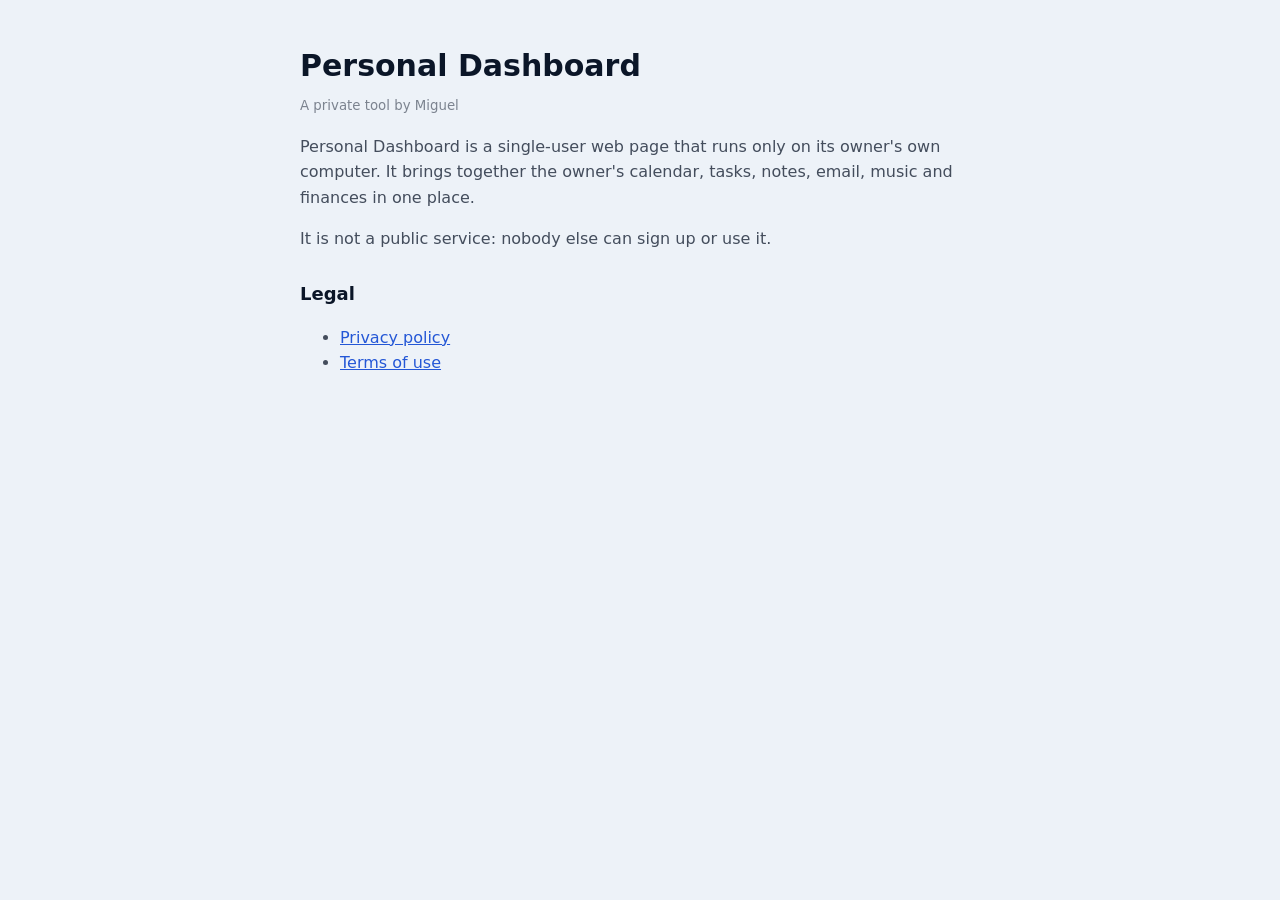
<file: index.html>
<!doctype html>
<html lang="en">
<head>
<meta charset="utf-8">
<meta name="viewport" content="width=device-width, initial-scale=1">
<title>Personal Dashboard</title>
<link rel="stylesheet" href="style.css">
</head>
<body>
<main>
  <h1>Personal Dashboard</h1>
  <small>A private tool by Miguel</small>

  <p>Personal Dashboard is a single-user web page that runs only on its owner's own computer. It brings together the owner's calendar, tasks, notes, email, music and finances in one place.</p>
  <p>It is not a public service: nobody else can sign up or use it.</p>

  <h2>Legal</h2>
  <ul>
    <li><a href="privacy.html">Privacy policy</a></li>
    <li><a href="terms.html">Terms of use</a></li>
  </ul>
</main>
</body>
</html>
</file>
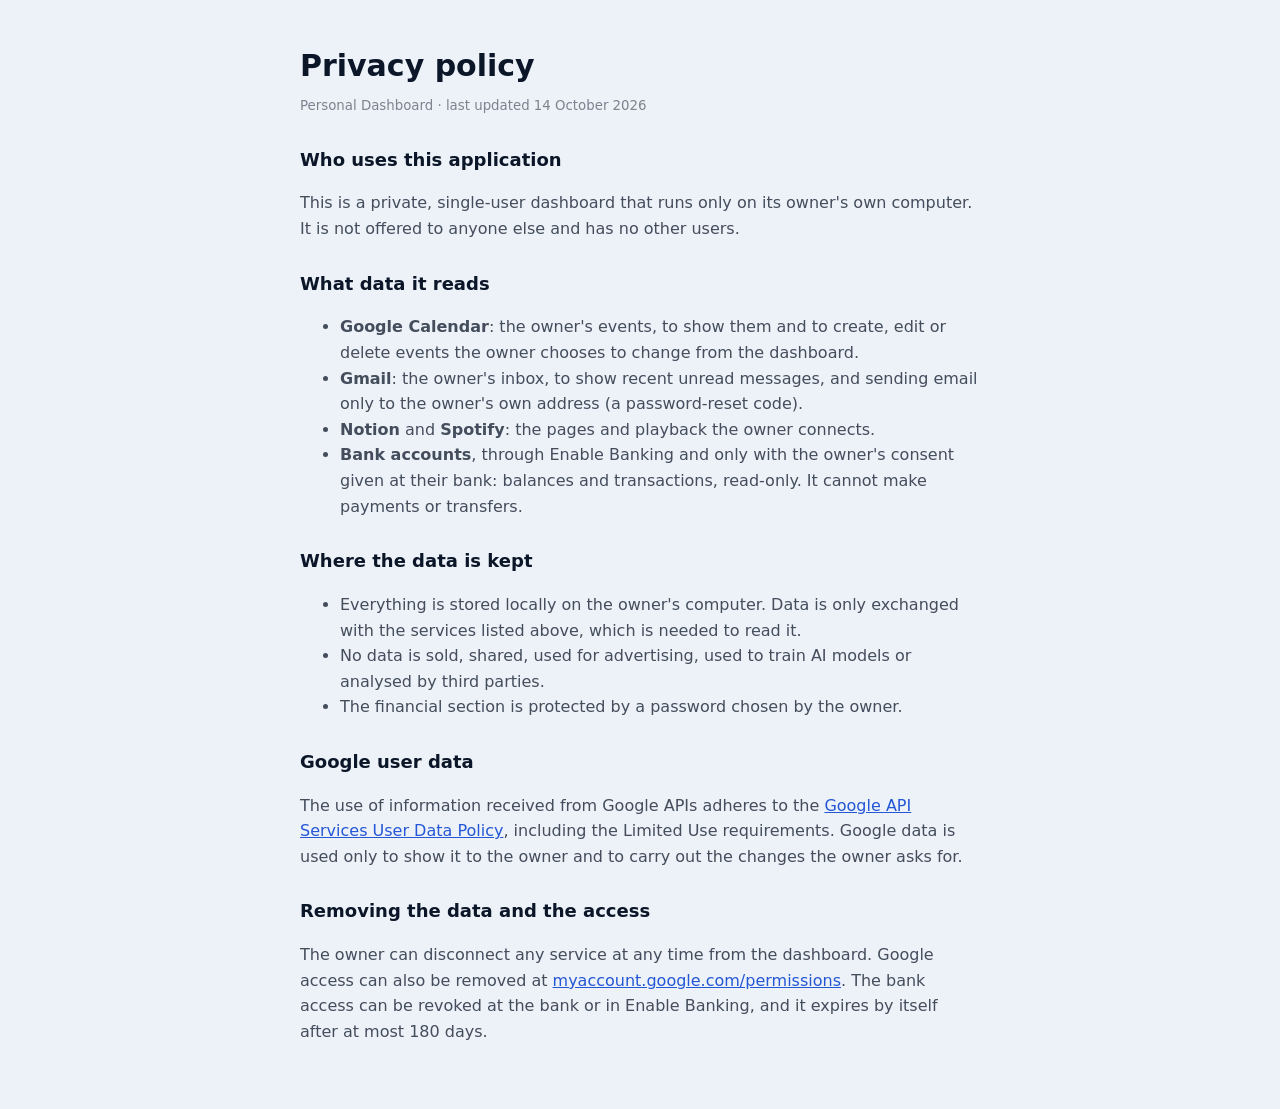
<file: privacy.html>
<!doctype html>
<html lang="en">
<head>
<meta charset="utf-8">
<meta name="viewport" content="width=device-width, initial-scale=1">
<title>Privacy policy · Personal Dashboard</title>
<link rel="stylesheet" href="style.css">
</head>
<body>
<main>
  <h1>Privacy policy</h1>
  <small>Personal Dashboard · last updated 14 October 2026</small>

  <h2>Who uses this application</h2>
  <p>This is a private, single-user dashboard that runs only on its owner's own computer. It is not offered to anyone else and has no other users.</p>

  <h2>What data it reads</h2>
  <ul>
    <li><strong>Google Calendar</strong>: the owner's events, to show them and to create, edit or delete events the owner chooses to change from the dashboard.</li>
    <li><strong>Gmail</strong>: the owner's inbox, to show recent unread messages, and sending email only to the owner's own address (a password-reset code).</li>
    <li><strong>Notion</strong> and <strong>Spotify</strong>: the pages and playback the owner connects.</li>
    <li><strong>Bank accounts</strong>, through Enable Banking and only with the owner's consent given at their bank: balances and transactions, read-only. It cannot make payments or transfers.</li>
  </ul>

  <h2>Where the data is kept</h2>
  <ul>
    <li>Everything is stored locally on the owner's computer. Data is only exchanged with the services listed above, which is needed to read it.</li>
    <li>No data is sold, shared, used for advertising, used to train AI models or analysed by third parties.</li>
    <li>The financial section is protected by a password chosen by the owner.</li>
  </ul>

  <h2>Google user data</h2>
  <p>The use of information received from Google APIs adheres to the <a href="https://developers.google.com/terms/api-services-user-data-policy">Google API Services User Data Policy</a>, including the Limited Use requirements. Google data is used only to show it to the owner and to carry out the changes the owner asks for.</p>

  <h2>Removing the data and the access</h2>
  <p>The owner can disconnect any service at any time from the dashboard. Google access can also be removed at <a href="https://myaccount.google.com/permissions">myaccount.google.com/permissions</a>. The bank access can be revoked at the bank or in Enable Banking, and it expires by itself after at most 180 days.</p>
</main>
</body>
</html>
</file>
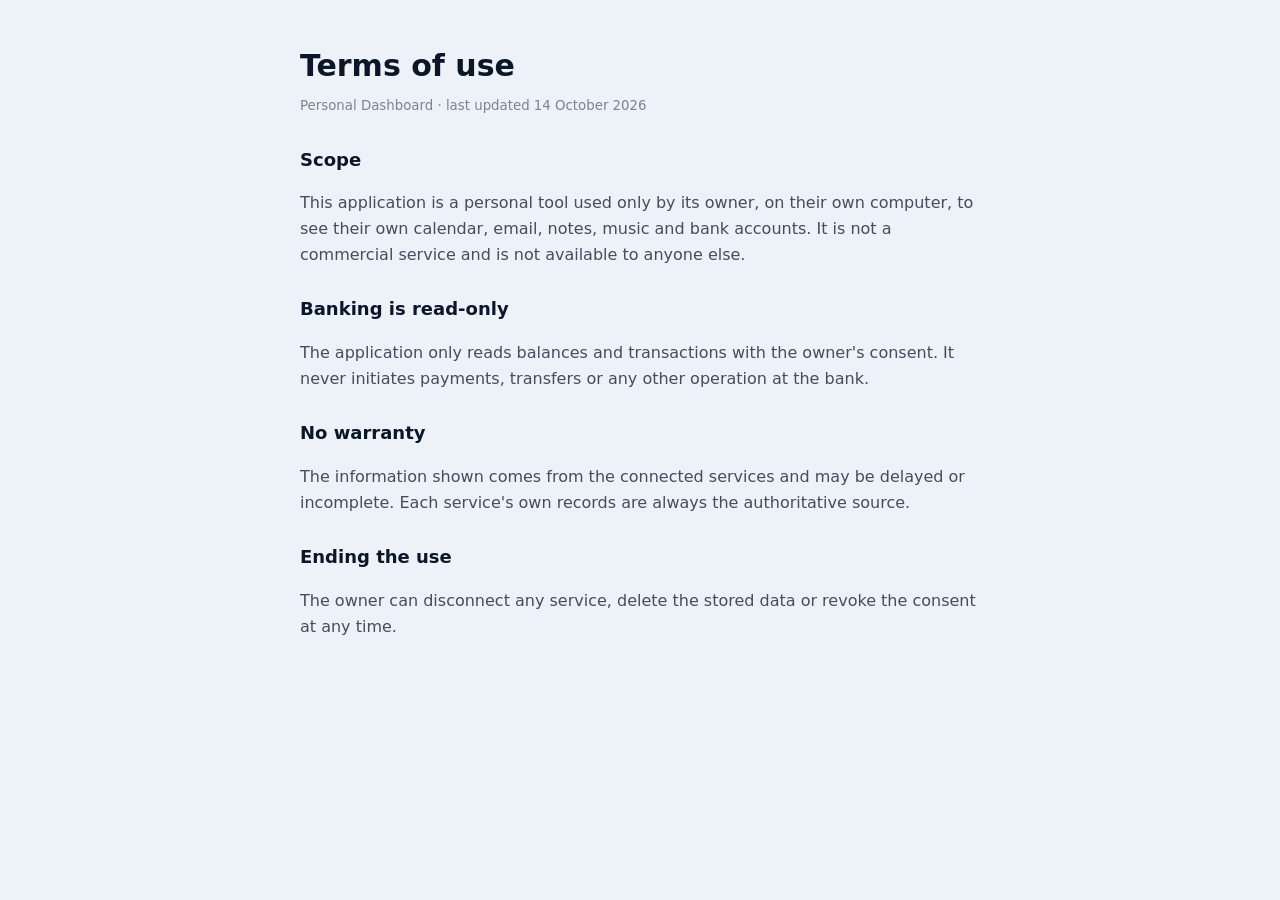
<file: terms.html>
<!doctype html>
<html lang="en">
<head>
<meta charset="utf-8">
<meta name="viewport" content="width=device-width, initial-scale=1">
<title>Terms of use · Personal Dashboard</title>
<link rel="stylesheet" href="style.css">
</head>
<body>
<main>
  <h1>Terms of use</h1>
  <small>Personal Dashboard · last updated 14 October 2026</small>

  <h2>Scope</h2>
  <p>This application is a personal tool used only by its owner, on their own computer, to see their own calendar, email, notes, music and bank accounts. It is not a commercial service and is not available to anyone else.</p>

  <h2>Banking is read-only</h2>
  <p>The application only reads balances and transactions with the owner's consent. It never initiates payments, transfers or any other operation at the bank.</p>

  <h2>No warranty</h2>
  <p>The information shown comes from the connected services and may be delayed or incomplete. Each service's own records are always the authoritative source.</p>

  <h2>Ending the use</h2>
  <p>The owner can disconnect any service, delete the stored data or revoke the consent at any time.</p>
</main>
</body>
</html>
</file>
<file: style.css>
body { margin: 0; padding: 48px 20px; background: #edf2f8; color: #0b1628; font: 16px/1.6 system-ui, -apple-system, "Segoe UI", sans-serif; }
main { max-width: 680px; margin: 0 auto; }
h1 { font-size: 30px; line-height: 1.2; margin: 0 0 8px; }
h2 { font-size: 18px; margin: 28px 0 6px; }
p, li { color: rgba(11, 22, 40, 0.75); }
small { color: rgba(11, 22, 40, 0.5); }
a { color: #2457d6; }
@media (prefers-color-scheme: dark) { body { background: #060b16; color: #edf3fc; } p, li { color: rgba(237, 243, 252, 0.72); } small { color: rgba(237, 243, 252, 0.5); } a { color: #8fb1ff; } }
</file>
